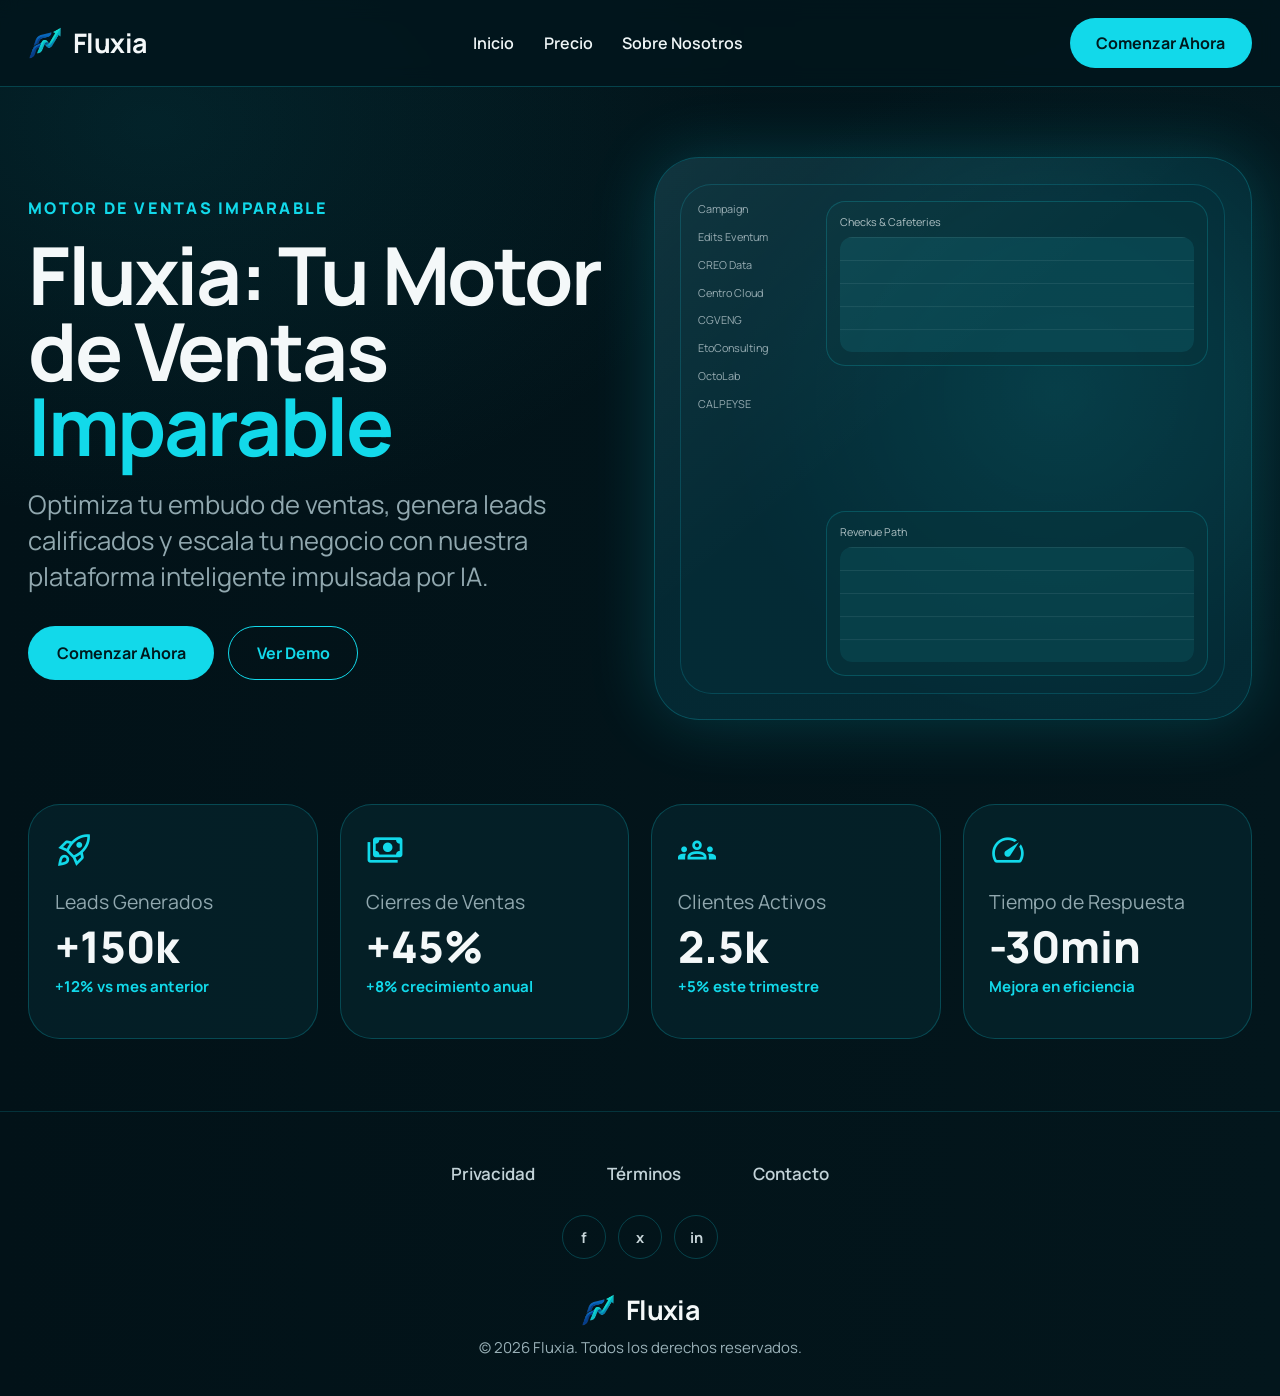
<file: index.html>
﻿<!DOCTYPE html>
<html lang="es">
	<head>
		<meta charset="utf-8" />
		<meta name="viewport" content="width=device-width, initial-scale=1.0" />
		<title>Fluxia | Home</title>
		<link rel="preconnect" href="https://fonts.googleapis.com" />
		<link rel="preconnect" href="https://fonts.gstatic.com" crossorigin />
		<link href="https://fonts.googleapis.com/css2?family=Manrope:wght@400;500;600;700;800&display=swap" rel="stylesheet" />
		<link href="https://fonts.googleapis.com/css2?family=Material+Symbols+Outlined:wght,FILL@300..700,0..1&display=swap" rel="stylesheet" />
		<link rel="stylesheet" href="styles.css" />
	</head>
	<body class="page-home">
		<div class="page-shell">
			<header class="site-header">
				<div class="container nav-wrap">
					<a class="brand" href="#inicio" aria-label="Fluxia inicio">
						<img class="brand__logo" src="assets/fluxia-logo.png" alt="Logo Fluxia" />
						<span class="brand__name">Fluxia</span>
					</a>

					<input id="menu-toggle" class="menu-toggle" type="checkbox" />
					<label for="menu-toggle" class="menu-btn" aria-label="Abrir menu">
						<span class="material-symbols-outlined">menu</span>
					</label>

					<nav class="nav-links" aria-label="Navegacion principal">
						<a href="index.html">Inicio</a>
						<a href="precios.html">Precio</a>
						<a href="sobre-nosotros.html">Sobre Nosotros</a>
					</nav>

					<a
						class="btn btn--solid btn--top"
						href="https://github.com/CorradiGonzalo/Fluxia-Web/releases/download/Instalardor/FluxiaSetup_2.1.3.exe"
						download
					>
						Comenzar Ahora
					</a>
				</div>
			</header>

			<main>
				<section class="hero" id="inicio">
					<div class="container hero-grid">
						<div class="hero-copy">
							<p class="hero-copy__kicker">MOTOR DE VENTAS IMPARABLE</p>
							<h1 class="hero-copy__title">
								Fluxia: Tu Motor de Ventas
								<span>Imparable</span>
							</h1>
							<p class="hero-copy__description">
								Optimiza tu embudo de ventas, genera leads calificados y escala tu negocio con nuestra
								plataforma inteligente impulsada por IA.
							</p>
							<div class="hero-copy__actions">
								<a
									class="btn btn--solid"
									href="https://github.com/CorradiGonzalo/Fluxia-Web/releases/download/Instalardor/FluxiaSetup_2.1.3.exe"
									download
								>
									Comenzar Ahora
								</a>
								<a class="btn btn--outline" href="#precios">Ver Demo</a>
							</div>
						</div>

						<div class="hero-board" aria-hidden="true">
							<div class="hero-board__inner">
								<div class="hero-board__list">
									<p>Campaign</p>
									<p>Edits Eventum</p>
									<p>CREO Data</p>
									<p>Centro Cloud</p>
									<p>CGVENG</p>
									<p>EtoConsulting</p>
									<p>OctoLab</p>
									<p>CALPEYSE</p>
								</div>
								<div class="hero-board__charts">
									<div class="chart-block">
										<p>Checks &amp; Cafeteries</p>
										<div class="chart-grid chart-grid--a"></div>
									</div>
									<div class="chart-block">
										<p>Revenue Path</p>
										<div class="chart-grid chart-grid--b"></div>
									</div>
								</div>
							</div>
						</div>
					</div>
				</section>

				<section class="kpis" id="precios">
					<div class="container kpis-grid">
						<article class="kpi-card">
							<span class="material-symbols-outlined">rocket_launch</span>
							<p class="kpi-card__label">Leads Generados</p>
							<p class="kpi-card__value">+150k</p>
							<p class="kpi-card__trend">+12% vs mes anterior</p>
						</article>
						<article class="kpi-card">
							<span class="material-symbols-outlined">payments</span>
							<p class="kpi-card__label">Cierres de Ventas</p>
							<p class="kpi-card__value">+45%</p>
							<p class="kpi-card__trend">+8% crecimiento anual</p>
						</article>
						<article class="kpi-card">
							<span class="material-symbols-outlined">groups</span>
							<p class="kpi-card__label">Clientes Activos</p>
							<p class="kpi-card__value">2.5k</p>
							<p class="kpi-card__trend">+5% este trimestre</p>
						</article>
						<article class="kpi-card">
							<span class="material-symbols-outlined">speed</span>
							<p class="kpi-card__label">Tiempo de Respuesta</p>
							<p class="kpi-card__value">-30min</p>
							<p class="kpi-card__trend">Mejora en eficiencia</p>
						</article>
					</div>
				</section>
			</main>

			<footer class="site-footer" id="sobre-nosotros">
				<div class="container footer-links">
					<a href="#">Privacidad</a>
					<a href="#">Términos</a>
					<a id="contacto" href="https://wa.me/3512012867" target="_blank" rel="noopener noreferrer">Contacto</a>
				</div>

				<div class="container footer-social" aria-label="Redes sociales">
					<a href="#" aria-label="Facebook">f</a>
					<a href="#" aria-label="Twitter">x</a>
					<a href="#" aria-label="LinkedIn">in</a>
				</div>

				<div class="container footer-brand-wrap">
					<a class="brand" href="#inicio" aria-label="Fluxia inicio">
						<img class="brand__logo" src="assets/fluxia-logo.png" alt="Logo Fluxia" />
						<span class="brand__name">Fluxia</span>
					</a>
					<p class="copyright">&copy; 2026 Fluxia. Todos los derechos reservados.</p>
				</div>
			</footer>
		</div>
	</body>
</html>
</file>
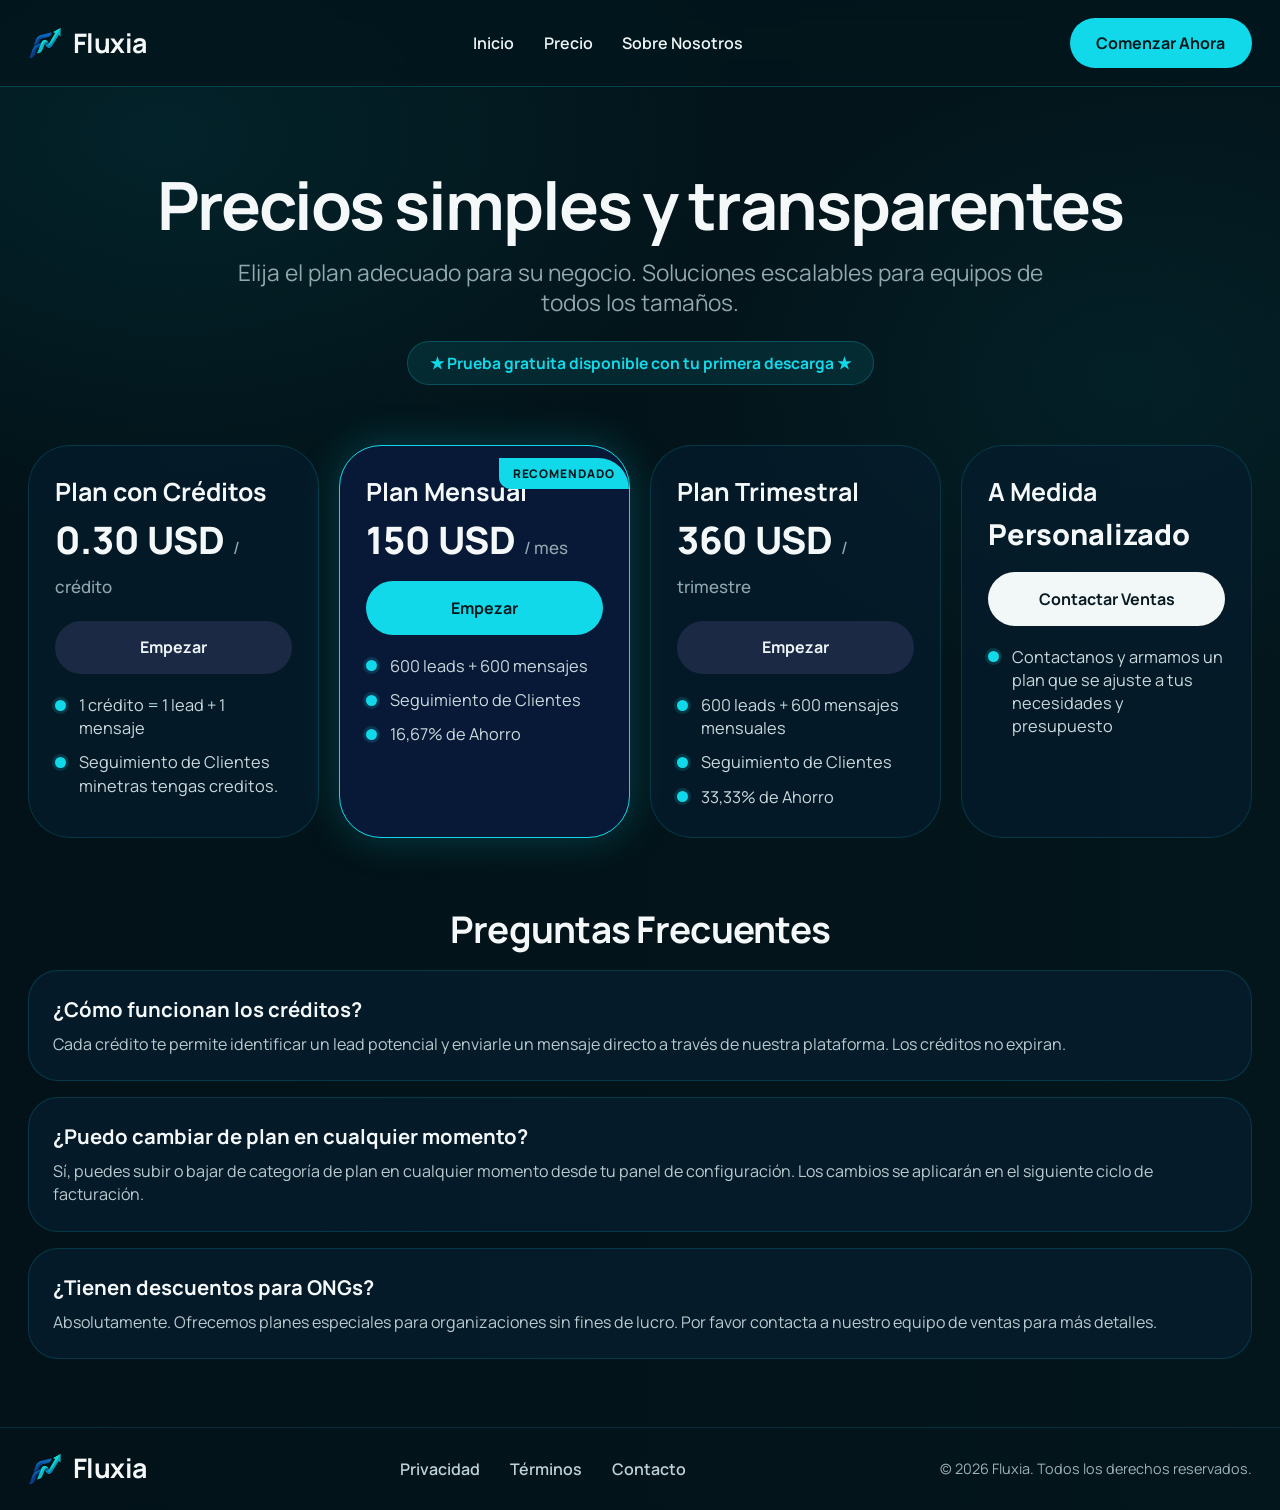
<file: precios.html>
<!DOCTYPE html>
<html lang="es">
	<head>
		<meta charset="utf-8" />
		<meta name="viewport" content="width=device-width, initial-scale=1.0" />
		<title>Fluxia | Precios</title>
		<link rel="preconnect" href="https://fonts.googleapis.com" />
		<link rel="preconnect" href="https://fonts.gstatic.com" crossorigin />
		<link href="https://fonts.googleapis.com/css2?family=Manrope:wght@400;500;600;700;800&display=swap" rel="stylesheet" />
		<link href="https://fonts.googleapis.com/css2?family=Material+Symbols+Outlined:wght,FILL@300..700,0..1&display=swap" rel="stylesheet" />
		<link rel="stylesheet" href="styles.css" />
	</head>
	<body class="page-pricing">
		<div class="page-shell">
			<header class="site-header">
				<div class="container nav-wrap">
					<a class="brand" href="index.html" aria-label="Fluxia inicio">
						<img class="brand__logo" src="assets/fluxia-logo.png" alt="Logo Fluxia" />
						<span class="brand__name">Fluxia</span>
					</a>

					<input id="menu-toggle" class="menu-toggle" type="checkbox" />
					<label class="menu-btn" for="menu-toggle" aria-label="Abrir menú">
						<span class="material-symbols-outlined">menú</span>
					</label>

					<nav class="nav-links" aria-label="Navegación principal">
						<a href="index.html">Inicio</a>
						<a href="precios.html">Precio</a>
						<a href="sobre-nosotros.html">Sobre Nosotros</a>
					</nav>

					<a
						class="btn btn--solid btn--top"
						href="https://github.com/CorradiGonzalo/Fluxia-Web/releases/download/Instalardor/FluxiaSetup_2.1.3.exe"
						download
					>
						Comenzar Ahora
					</a>
				</div>
			</header>

			<main>
				<section class="hero" id="precios-top">
					<div class="container hero__content">
						<h1>Precios simples y transparentes</h1>
						<p>
							Elija el plan adecuado para su negocio. Soluciones escalables para equipos de todos los
							tamaños.
						</p>
						<div class="hero__badge"> ★ Prueba gratuita disponible con tu primera descarga ★</div>
					</div>
				</section>

				<section class="plans" id="planes">
					<div class="container plans__grid" id="caracteristicas">
						<article class="plan-card">
							<h3>Plan con Créditos</h3>
							<p class="plan-card__price">0.30 USD <span>/ crédito</span></p>
							<a
								class="btn btn--dark"
								href="https://github.com/CorradiGonzalo/Fluxia-Web/releases/download/Instalardor/FluxiaSetup_2.1.3.exe"
								download
							>
								Empezar
							</a>
							<ul>
								<li>1 crédito = 1 lead + 1 mensaje</li>
								<li>Seguimiento de Clientes minetras tengas creditos.</li>
							</ul>
						</article>

						<article class="plan-card plan-card--featured">
							<p class="plan-card__tag">Recomendado</p>
							<h3>Plan Mensual</h3>
							<p class="plan-card__price">150 USD <span>/ mes</span></p>
							<a
								class="btn btn--solid"
								href="https://github.com/CorradiGonzalo/Fluxia-Web/releases/download/Instalardor/FluxiaSetup_2.1.3.exe"
								download
							>
								Empezar
							</a>
							<ul>
								<li>600 leads + 600 mensajes</li>
								<li>Seguimiento de Clientes</li>
								<li>16,67% de Ahorro</li>
							</ul>
						</article>

						<article class="plan-card">
							<h3>Plan Trimestral</h3>
							<p class="plan-card__price">360 USD <span>/ trimestre</span></p>
							<a
								class="btn btn--dark"
								href="https://github.com/CorradiGonzalo/Fluxia-Web/releases/download/Instalardor/FluxiaSetup_2.1.3.exe"
								download
							>
								Empezar
							</a>
							<ul>
								<li>600 leads + 600 mensajes mensuales</li>
								<li>Seguimiento de Clientes</li>
								<li>33,33% de Ahorro</li>
							</ul>
						</article>

						<article class="plan-card">
							<h3>A Medida</h3>
							<p class="plan-card__price plan-card__price--custom">Personalizado</p>
							<a class="btn btn--light" href="https://wa.me/3512012867" target="_blank" rel="noopener noreferrer">Contactar Ventas</a>
							<ul>
								<li>Contactanos y armamos un plan que se ajuste a tus necesidades y presupuesto</li>
							</ul>
						</article>
					</div>
				</section>

				<section class="faq" id="soluciones">
					<div class="container">
						<h2>Preguntas Frecuentes</h2>
						<article class="faq__item">
							<h4>¿Cómo funcionan los créditos?</h4>
							<p>
								Cada crédito te permite identificar un lead potencial y enviarle un mensaje directo a través
								de nuestra plataforma. Los créditos no expiran.
							</p>
						</article>
						<article class="faq__item">
							<h4>¿Puedo cambiar de plan en cualquier momento?</h4>
							<p>
								Sí, puedes subir o bajar de categoría de plan en cualquier momento desde tu panel de
								configuración. Los cambios se aplicarán en el siguiente ciclo de facturación.
							</p>
						</article>
						<article class="faq__item">
							<h4>¿Tienen descuentos para ONGs?</h4>
							<p>
								Absolutamente. Ofrecemos planes especiales para organizaciones sin fines de lucro. Por favor
								contacta a nuestro equipo de ventas para más detalles.
							</p>
						</article>
					</div>
				</section>
			</main>

			<footer class="site-footer" id="contacto">
				<div class="container site-footer__inner">
					<a class="brand" href="index.html" aria-label="Fluxia inicio">
						<img class="brand__logo" src="assets/fluxia-logo.png" alt="Logo Fluxia" />
						<span class="brand__name">Fluxia</span>
					</a>

					<nav class="footer-nav" aria-label="Navegación pie de página">
						<a href="#">Privacidad</a>
						<a href="#">Términos</a>
						<a href="https://wa.me/3512012867" target="_blank" rel="noopener noreferrer">Contacto</a>
					</nav>

					<p class="copyright">&copy; 2026 Fluxia. Todos los derechos reservados.</p>
				</div>
			</footer>
		</div>
	</body>
</html>
</file>
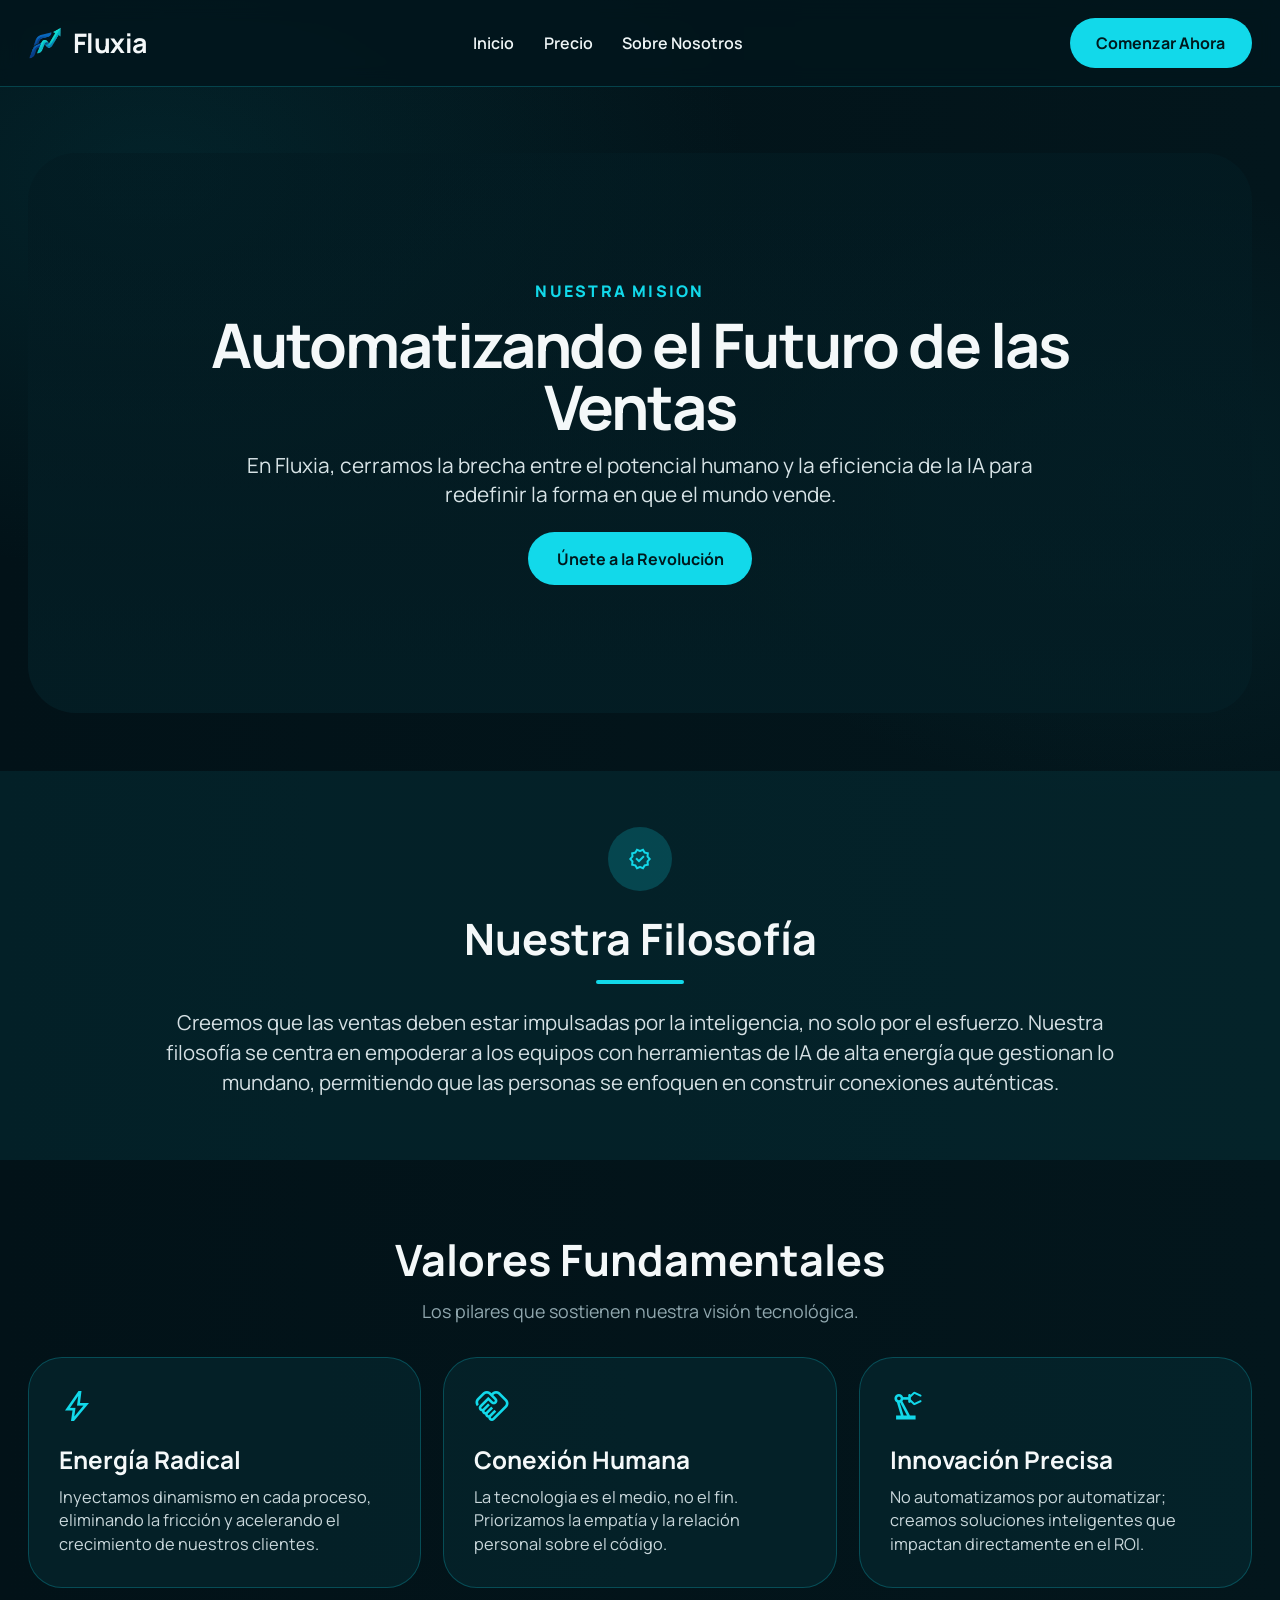
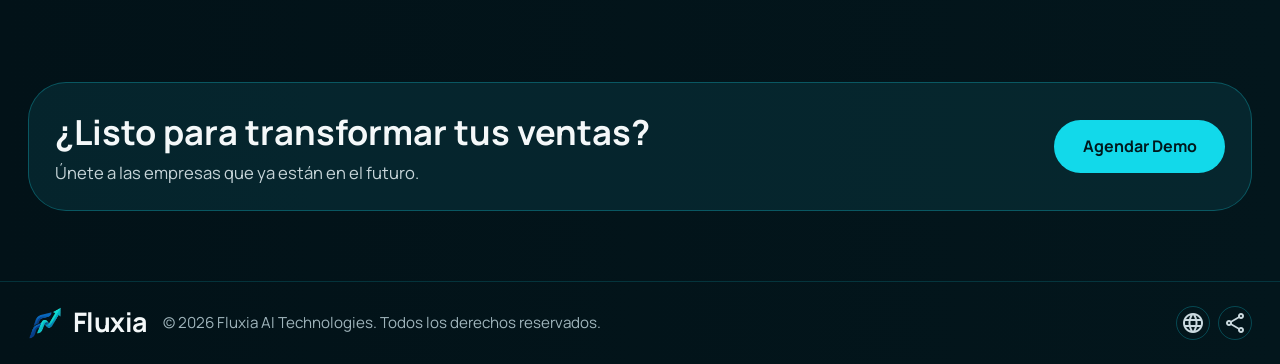
<file: sobre-nosotros.html>
﻿<!DOCTYPE html>
<html lang="es">
	<head>
		<meta charset="utf-8" />
		<meta name="viewport" content="width=device-width, initial-scale=1.0" />
		<title>Fluxia | Sobre Nosotros</title>
		<link rel="preconnect" href="https://fonts.googleapis.com" />
		<link rel="preconnect" href="https://fonts.gstatic.com" crossorigin />
		<link href="https://fonts.googleapis.com/css2?family=Manrope:wght@400;500;600;700;800&display=swap" rel="stylesheet" />
		<link href="https://fonts.googleapis.com/css2?family=Material+Symbols+Outlined:wght,FILL@300..700,0..1&display=swap" rel="stylesheet" />
		<link rel="stylesheet" href="styles.css" />
	</head>
	<body class="page-about">
		<div class="page-shell">
			<header class="site-header">
				<div class="container nav-wrap">
					<a class="brand" href="index.html" aria-label="Fluxia inicio">
						<img class="brand__logo" src="assets/fluxia-logo.png" alt="Logo Fluxia" />
						<span class="brand__name">Fluxia</span>
					</a>

					<input id="menu-toggle" class="menu-toggle" type="checkbox" />
					<label class="menu-btn" for="menu-toggle" aria-label="Abrir menú">
						<span class="material-symbols-outlined">menú</span>
					</label>

					<nav class="nav-links" aria-label="Navegación principal">
						<a href="index.html">Inicio</a>
						<a href="precios.html">Precio</a>
						<a href="sobre-nosotros.html">Sobre Nosotros</a>
					</nav>

					<a
						class="btn btn--solid btn--top"
						href="https://github.com/CorradiGonzalo/Fluxia-Web/releases/download/Instalardor/FluxiaSetup_2.1.3.exe"
						download
					>
						Comenzar Ahora
					</a>
				</div>
			</header>

			<main>
				<section class="about-hero">
					<div class="container">
						<div class="about-hero__cover">
							<div class="about-hero__overlay"></div>
							<div class="about-hero__content">
								<p>NUESTRA MISION</p>
								<h1>Automatizando el Futuro de las Ventas</h1>
								<p>
									En Fluxia, cerramos la brecha entre el potencial humano y la eficiencia de la IA
									para redefinir la forma en que el mundo vende.
								</p>
								<a
									class="btn btn--solid"
									href="https://github.com/CorradiGonzalo/Fluxia-Web/releases/download/Instalardor/FluxiaSetup_2.1.3.exe"
									download
								>
									Únete a la Revolución
								</a>
							</div>
						</div>
					</div>
				</section>

				<section class="about-philosophy">
					<div class="container about-philosophy__content">
						<div class="about-philosophy__icon">
							<span class="material-symbols-outlined">verified</span>
						</div>
						<h2>Nuestra Filosofí­a</h2>
						<p>
							Creemos que las ventas deben estar impulsadas por la inteligencia, no solo por el
							esfuerzo. Nuestra filosofí­a se centra en empoderar a los equipos con herramientas de IA de
							alta energía que gestionan lo mundano, permitiendo que las personas se enfoquen en
							construir conexiones auténticas.
						</p>
					</div>
				</section>

				<section class="about-values">
					<div class="container">
						<h2>Valores Fundamentales</h2>
						<p class="about-values__intro">Los pilares que sostienen nuestra visión tecnológica.</p>
						<div class="about-values__grid">
							<article class="about-value-card">
								<span class="material-symbols-outlined">bolt</span>
								<h3>Energí­a Radical</h3>
								<p>
									Inyectamos dinamismo en cada proceso, eliminando la fricción y acelerando el
									crecimiento de nuestros clientes.
								</p>
							</article>
							<article class="about-value-card">
								<span class="material-symbols-outlined">handshake</span>
								<h3>Conexión Humana</h3>
								<p>
									La tecnologia es el medio, no el fin. Priorizamos la empatí­a y la relación
									personal sobre el código.
								</p>
							</article>
							<article class="about-value-card">
								<span class="material-symbols-outlined">precision_manufacturing</span>
								<h3>Innovación Precisa</h3>
								<p>
									No automatizamos por automatizar; creamos soluciones inteligentes que impactan
									directamente en el ROI.
								</p>
							</article>
						</div>
					</div>
				</section>

				<section class="about-cta" id="about-cta">
					<div class="container about-cta__box">
						<div>
							<h2>¿Listo para transformar tus ventas?</h2>
							<p>Únete a las empresas que ya están en el futuro.</p>
						</div>
						<a class="btn btn--solid" href="https://wa.me/3512012867" target="_blank" rel="noopener noreferrer">Agendar Demo</a>
					</div>
				</section>
			</main>

			<footer class="about-footer">
				<div class="container about-footer__inner">
					<a class="brand" href="index.html" aria-label="Fluxia inicio">
						<img class="brand__logo" src="assets/fluxia-logo.png" alt="Logo Fluxia" />
						<span class="brand__name">Fluxia</span>
					</a>
					<p>&copy; 2026 Fluxia AI Technologies. Todos los derechos reservados.</p>
					<div class="about-footer__icons">
						<a href="#" aria-label="Idioma"><span class="material-symbols-outlined">language</span></a>
						<a href="#" aria-label="Compartir"><span class="material-symbols-outlined">share</span></a>
					</div>
				</div>
			</footer>
		</div>
	</body>
</html>
</file>
<file: styles.css>
﻿:root {
	--bg: #03161c;
	--bg-soft: #042126;
	--panel: #092f38;
	--line: rgba(17, 209, 226, 0.24);
	--cyan: #12d9ea;
	--cyan-soft: #31eaf7;
	--text: #f4f8f9;
	--muted: #91a8af;
}

*,
*::before,
*::after {
	box-sizing: border-box;
}

html {
	scroll-behavior: smooth;
}

body {
	margin: 0;
	font-family: "Manrope", "Segoe UI", Arial, sans-serif;
	color: var(--text);
	background:
		radial-gradient(960px 640px at 12% 9%, rgba(8, 109, 121, 0.18), transparent 62%),
		radial-gradient(700px 500px at 88% 25%, rgba(9, 96, 108, 0.14), transparent 62%),
		linear-gradient(90deg, #021218 0%, var(--bg) 100%);
}

.page-shell {
	min-height: 100vh;
	overflow-x: hidden;
}

.container {
	width: min(1240px, calc(100% - 56px));
	margin-inline: auto;
}

.site-header {
	position: sticky;
	top: 0;
	z-index: 40;
	border-bottom: 1px solid var(--line);
	background: rgba(2, 22, 28, 0.86);
	backdrop-filter: blur(10px);
}

.nav-wrap {
	min-height: 86px;
	display: flex;
	align-items: center;
	justify-content: space-between;
	gap: 18px;
	position: relative;
}

.brand {
	display: inline-flex;
	align-items: center;
	gap: 11px;
	text-decoration: none;
	color: var(--text);
}

.brand__logo {
	width: 34px;
	height: 34px;
	object-fit: contain;
	display: block;
}

.brand__name {
	font-size: clamp(1.45rem, 1.12rem + 0.7vw, 2rem);
	font-weight: 700;
	letter-spacing: -0.02em;
	line-height: 1;
}

.nav-links {
	display: inline-flex;
	align-items: center;
	gap: clamp(14px, 2.3vw, 30px);
}

.nav-links a {
	text-decoration: none;
	color: #eff6f7;
	font-size: 1rem;
	font-weight: 600;
	transition: color 160ms ease;
}

.nav-links a:hover {
	color: var(--cyan);
}

.btn {
	display: inline-flex;
	align-items: center;
	justify-content: center;
	border-radius: 999px;
	text-decoration: none;
	font-weight: 700;
	padding: 0.92rem 1.72rem;
	border: 1px solid transparent;
	transition: transform 180ms ease, background-color 180ms ease, color 180ms ease, border-color 180ms ease;
}

.btn:hover {
	transform: translateY(-2px);
}

.btn--solid {
	background: var(--cyan);
	color: #00191d;
	border-color: rgba(18, 217, 234, 0.8);
}

.btn--solid:hover {
	background: var(--cyan-soft);
}

.btn--outline {
	background: transparent;
	color: var(--cyan);
	border-color: var(--cyan);
}

.btn--outline:hover {
	background: rgba(18, 217, 234, 0.1);
}

.btn--top {
	padding: 0.82rem 1.6rem;
}

.menu-toggle {
	position: absolute;
	opacity: 0;
	pointer-events: none;
}

.menu-btn {
	display: none;
	width: 46px;
	height: 46px;
	border-radius: 12px;
	border: 1px solid var(--line);
	background: rgba(8, 41, 48, 0.56);
	color: var(--cyan);
	align-items: center;
	justify-content: center;
	cursor: pointer;
}

.hero {
	padding: 70px 0 84px;
}

.hero-grid {
	display: grid;
	grid-template-columns: 0.98fr 1.02fr;
	align-items: center;
	gap: clamp(24px, 4vw, 62px);
}

.hero-copy__kicker {
	margin: 0;
	font-size: clamp(0.88rem, 0.72rem + 0.36vw, 1.16rem);
	font-weight: 800;
	text-transform: uppercase;
	letter-spacing: 0.14em;
	color: var(--cyan);
}

.hero-copy__title {
	margin: 18px 0 0;
	font-size: clamp(2.6rem, 1.8rem + 4vw, 6rem);
	line-height: 0.94;
	letter-spacing: -0.03em;
	text-wrap: balance;
}

.hero-copy__title span {
	display: block;
	color: var(--cyan);
}

.hero-copy__description {
	margin: 24px 0 0;
	max-width: 560px;
	font-size: clamp(1.08rem, 0.96rem + 0.8vw, 2rem);
	line-height: 1.4;
	color: var(--muted);
}

.hero-copy__actions {
	margin-top: 32px;
	display: flex;
	gap: 14px;
	flex-wrap: wrap;
}

.hero-board {
	position: relative;
	height: clamp(360px, 44vw, 700px);
	border-radius: clamp(40px, 3.5vw, 56px);
	border: 1px solid var(--line);
	background: radial-gradient(circle at 67% 42%, rgba(27, 214, 230, 0.25), rgba(5, 46, 57, 0.82) 63%);
	box-shadow: 0 0 66px rgba(18, 217, 234, 0.2);
	padding: clamp(14px, 2vw, 30px);
	overflow: hidden;
}

.hero-board::before {
	content: "";
	position: absolute;
	inset: 0;
	pointer-events: none;
	background: linear-gradient(140deg, rgba(255, 255, 255, 0.05), transparent 44%);
}

.hero-board__inner {
	height: 100%;
	border-radius: clamp(28px, 2.5vw, 38px);
	border: 1px solid rgba(18, 217, 234, 0.18);
	background: rgba(6, 47, 58, 0.44);
	padding: clamp(12px, 1.3vw, 20px);
	display: grid;
	grid-template-columns: clamp(86px, 9vw, 134px) 1fr;
	gap: clamp(8px, 1vw, 16px);
}

.hero-board__list p {
	margin: 0;
	font-size: clamp(0.62rem, 0.52rem + 0.2vw, 0.9rem);
	color: rgba(217, 230, 235, 0.68);
}

.hero-board__list p + p {
	margin-top: clamp(8px, 1vw, 14px);
}

.hero-board__charts {
	display: flex;
	flex-direction: column;
	justify-content: space-between;
	gap: 10px;
}

.chart-block {
	padding: clamp(8px, 1vw, 16px);
	border-radius: clamp(14px, 1.5vw, 22px);
	background: rgba(8, 52, 61, 0.62);
	border: 1px solid rgba(18, 217, 234, 0.2);
}

.chart-block p {
	margin: 0 0 8px;
	font-size: clamp(0.62rem, 0.56rem + 0.14vw, 0.86rem);
	color: rgba(231, 240, 242, 0.75);
}

.chart-grid {
	height: clamp(70px, 9vw, 148px);
	border-radius: 12px;
	background-image: linear-gradient(180deg, rgba(255, 255, 255, 0.08) 1px, transparent 1px);
	background-size: 100% clamp(18px, 1.8vw, 28px);
}

.chart-grid--a {
	background-color: rgba(13, 69, 79, 0.4);
	box-shadow: inset 0 0 0 100vmax rgba(23, 212, 228, 0.07);
}

.chart-grid--b {
	background-color: rgba(11, 62, 73, 0.42);
	box-shadow: inset 0 0 0 100vmax rgba(34, 223, 239, 0.05);
}

.kpis {
	padding: 0 0 72px;
}

.kpis-grid {
	display: grid;
	grid-template-columns: repeat(4, minmax(0, 1fr));
	gap: 22px;
}

.kpi-card {
	padding: clamp(20px, 2vw, 36px);
	border-radius: clamp(22px, 2.5vw, 40px);
	border: 1px solid var(--line);
	background: rgba(8, 46, 55, 0.46);
}

.kpi-card .material-symbols-outlined {
	font-size: 38px;
	color: var(--cyan);
}

.kpi-card__label {
	margin: 14px 0 0;
	font-size: clamp(1rem, 0.88rem + 0.42vw, 1.44rem);
	color: var(--muted);
}

.kpi-card__value {
	margin: 10px 0 0;
	font-size: clamp(2rem, 1.45rem + 1.6vw, 3.6rem);
	font-weight: 800;
	line-height: 1;
}

.kpi-card__trend {
	margin-top: 8px;
	font-size: clamp(0.9rem, 0.78rem + 0.2vw, 1.08rem);
	font-weight: 700;
	color: var(--cyan);
}

.site-footer {
	border-top: 1px solid rgba(18, 217, 234, 0.16);
	padding: 50px 0 38px;
}

.footer-links {
	display: flex;
	align-items: center;
	justify-content: center;
	gap: clamp(28px, 6vw, 72px);
}

.footer-links a {
	text-decoration: none;
	font-size: clamp(1rem, 0.9rem + 0.2vw, 1.25rem);
	font-weight: 600;
	color: #c3d3d8;
}

.footer-links a:hover {
	color: var(--cyan);
}

.footer-social {
	margin-top: 30px;
	display: flex;
	justify-content: center;
	gap: 12px;
}

.footer-social a {
	width: 44px;
	height: 44px;
	display: grid;
	place-items: center;
	border-radius: 999px;
	border: 1px solid var(--line);
	text-decoration: none;
	font-weight: 700;
	font-size: 0.92rem;
	color: #c9d7db;
}

.footer-social a:hover {
	color: var(--cyan);
	border-color: var(--cyan);
}

.footer-brand-wrap {
	margin-top: 34px;
	display: flex;
	flex-direction: column;
	align-items: center;
	gap: 10px;
}

.copyright {
	margin: 0;
	font-size: 0.94rem;
	color: #99b0b7;
}

@media (max-width: 1080px) {
	.hero-grid {
		grid-template-columns: 1fr;
	}

	.kpis-grid {
		grid-template-columns: repeat(2, minmax(0, 1fr));
	}
}

@media (max-width: 840px) {
	.menu-btn {
		display: inline-flex;
	}

	.btn--top {
		display: none;
	}

	.nav-links {
		position: absolute;
		top: calc(100% + 10px);
		left: 0;
		right: 0;
		padding: 10px;
		border: 1px solid var(--line);
		border-radius: 14px;
		background: rgba(3, 22, 28, 0.97);
		display: flex;
		flex-direction: column;
		align-items: stretch;
		gap: 6px;
		opacity: 0;
		pointer-events: none;
		transform: translateY(-8px);
		transition: opacity 160ms ease, transform 160ms ease;
	}

	.nav-links a {
		padding: 8px 10px;
		border-radius: 10px;
	}

	.nav-links a:hover {
		background: rgba(18, 217, 234, 0.1);
	}

	#menu-toggle:checked ~ .nav-links {
		opacity: 1;
		pointer-events: auto;
		transform: translateY(0);
	}
}

@media (max-width: 700px) {
	.container {
		width: min(1240px, calc(100% - 30px));
	}

	.hero {
		padding: 48px 0 54px;
	}

	.hero-copy__actions {
		flex-direction: column;
	}

	.hero-copy__actions .btn {
		width: 100%;
	}

	.kpis-grid {
		grid-template-columns: 1fr;
		gap: 14px;
	}

	.site-footer {
		padding: 36px 0 28px;
	}

	.footer-links {
		flex-wrap: wrap;
		gap: 18px;
	}

	.copyright {
		text-align: center;
	}
}

/* Pricing Page */
.btn--dark {
	background: #1c2944;
	color: #edf4f7;
}

.btn--dark:hover {
	background: #233355;
}

.btn--light {
	background: #f2f7f8;
	color: #091a21;
}

.btn--light:hover {
	background: #ffffff;
}

.page-pricing .hero {
	padding: 84px 0 34px;
}

.page-pricing .hero__content {
	text-align: center;
}

.page-pricing .hero h1 {
	margin: 0;
	font-size: clamp(2.45rem, 1.6rem + 3.2vw, 5.2rem);
	line-height: 1.03;
	letter-spacing: -0.03em;
}

.page-pricing .hero p {
	max-width: 820px;
	margin: 18px auto 0;
	font-size: clamp(1.08rem, 0.92rem + 0.62vw, 1.95rem);
	line-height: 1.36;
	color: var(--muted);
}

.page-pricing .hero__badge {
	display: inline-flex;
	margin-top: 22px;
	padding: 10px 22px;
	border-radius: 999px;
	border: 1px solid var(--line);
	background: rgba(8, 57, 66, 0.56);
	font-size: clamp(0.9rem, 0.8rem + 0.22vw, 1.08rem);
	font-weight: 700;
	color: var(--cyan);
}

.page-pricing .plans {
	padding: 26px 0 22px;
}

.page-pricing .plans__grid {
	display: grid;
	grid-template-columns: repeat(4, minmax(0, 1fr));
	gap: 20px;
}

.page-pricing .plan-card {
	position: relative;
	padding: 28px 26px;
	border-radius: 42px;
	border: 1px solid rgba(18, 217, 234, 0.16);
	background: rgba(6, 29, 45, 0.72);
}

.page-pricing .plan-card h3 {
	margin: 0;
	font-size: clamp(1.56rem, 1.2rem + 0.42vw, 2rem);
}

.page-pricing .plan-card__price {
	margin: 12px 0 0;
	font-size: clamp(2.1rem, 1.56rem + 1vw, 3.4rem);
	font-weight: 800;
	line-height: 1.04;
}

.page-pricing .plan-card__price--custom {
	font-size: clamp(1.8rem, 1.3rem + 0.6vw, 2.6rem);
	overflow-wrap: anywhere;
}

.page-pricing .plan-card__price span {
	font-size: clamp(1rem, 0.9rem + 0.2vw, 1.3rem);
	font-weight: 500;
	color: var(--muted);
}

.page-pricing .plan-card .btn {
	width: 100%;
	margin-top: 22px;
}

.page-pricing .plan-card ul {
	margin: 20px 0 0;
	padding: 0;
	list-style: none;
	display: grid;
	gap: 11px;
}

.page-pricing .plan-card li {
	position: relative;
	padding-left: 24px;
	line-height: 1.42;
	font-size: clamp(0.95rem, 0.86rem + 0.2vw, 1.16rem);
	color: #cad8dc;
}

.page-pricing .plan-card li::before {
	content: "";
	position: absolute;
	left: 0;
	top: 0.34em;
	width: 11px;
	height: 11px;
	border-radius: 999px;
	background: var(--cyan);
	box-shadow: 0 0 0 3px rgba(18, 217, 234, 0.15);
}

.page-pricing .plan-card--featured {
	border-color: var(--cyan);
	background: #081938;
	box-shadow: 0 0 42px rgba(18, 217, 234, 0.22);
}

.page-pricing .plan-card__tag {
	position: absolute;
	top: 0;
	right: 0;
	padding: 7px 14px;
	border-top-right-radius: 42px;
	border-bottom-left-radius: 16px;
	text-transform: uppercase;
	font-size: 0.74rem;
	font-weight: 800;
	letter-spacing: 0.08em;
	background: var(--cyan);
	color: #04161b;
}

.page-pricing .faq {
	padding: 44px 0 68px;
}

.page-pricing .faq h2 {
	margin: 0;
	text-align: center;
	font-size: clamp(2rem, 1.5rem + 1vw, 3.4rem);
	letter-spacing: -0.02em;
}

.page-pricing .faq__item {
	margin-top: 16px;
	padding: 24px;
	border-radius: 30px;
	border: 1px solid rgba(18, 217, 234, 0.16);
	background: rgba(8, 30, 48, 0.74);
}

.page-pricing .faq__item h4 {
	margin: 0;
	font-size: clamp(1.12rem, 1rem + 0.34vw, 1.56rem);
}

.page-pricing .faq__item p {
	margin: 10px 0 0;
	line-height: 1.45;
	font-size: clamp(0.95rem, 0.86rem + 0.18vw, 1.12rem);
	color: #bacace;
}

.page-pricing .site-footer {
	border-top: 1px solid rgba(18, 217, 234, 0.14);
	padding: 24px 0;
}

.page-pricing .site-footer__inner {
	display: grid;
	grid-template-columns: auto 1fr auto;
	align-items: center;
	gap: 16px;
}

.page-pricing .footer-nav {
	display: flex;
	justify-content: center;
	gap: clamp(16px, 3vw, 30px);
}

.page-pricing .footer-nav a {
	text-decoration: none;
	font-size: 1rem;
	font-weight: 600;
	color: #bfd0d6;
}

.page-pricing .footer-nav a:hover {
	color: var(--cyan);
}

.page-pricing .copyright {
	margin: 0;
	font-size: 0.9rem;
	color: #9cb1b9;
	text-align: right;
}

/* About Page */
.page-about .about-hero {
	padding: 66px 0 58px;
}

.page-about .about-hero__cover {
	position: relative;
	min-height: clamp(380px, 48vw, 560px);
	border-radius: 48px;
	overflow: hidden;
	background:
		linear-gradient(rgba(2, 25, 32, 0.62), rgba(2, 25, 32, 0.75)),
		url("https://images.unsplash.com/photo-1497366754035-f200968a6e72?auto=format&fit=crop&w=1800&q=80")
			center / cover;
	display: grid;
	place-items: center;
}

.page-about .about-hero__overlay {
	position: absolute;
	inset: 0;
	background: linear-gradient(180deg, rgba(4, 31, 38, 0.25), rgba(4, 31, 38, 0.66));
}

.page-about .about-hero__content {
	position: relative;
	z-index: 1;
	text-align: center;
	max-width: 920px;
	padding: 30px;
}

.page-about .about-hero__content > p:first-child {
	margin: 0;
	font-size: 1rem;
	font-weight: 800;
	text-transform: uppercase;
	letter-spacing: 0.14em;
	color: var(--cyan);
}

.page-about .about-hero__content h1 {
	margin: 12px 0 0;
	font-size: clamp(2.2rem, 1.6rem + 2.8vw, 5.5rem);
	line-height: 1;
	letter-spacing: -0.03em;
}

.page-about .about-hero__content > p {
	margin: 14px auto 0;
	max-width: 820px;
	font-size: clamp(1.02rem, 0.9rem + 0.5vw, 1.75rem);
	line-height: 1.36;
	color: #d7e3e6;
}

.page-about .about-hero__content .btn {
	margin-top: 24px;
}

.page-about .about-philosophy {
	padding: 56px 0 62px;
	background: rgba(7, 56, 63, 0.38);
}

.page-about .about-philosophy__content {
	text-align: center;
}

.page-about .about-philosophy__icon {
	width: 64px;
	height: 64px;
	margin: 0 auto;
	display: grid;
	place-items: center;
	border-radius: 999px;
	background: rgba(18, 217, 234, 0.2);
	color: var(--cyan);
}

.page-about .about-philosophy h2 {
	margin: 18px 0 0;
	font-size: clamp(2rem, 1.5rem + 1.5vw, 3.8rem);
}

.page-about .about-philosophy h2::after {
	content: "";
	display: block;
	width: 88px;
	height: 4px;
	margin: 12px auto 0;
	border-radius: 999px;
	background: var(--cyan);
}

.page-about .about-philosophy p {
	margin: 24px auto 0;
	max-width: 980px;
	font-size: clamp(1rem, 0.88rem + 0.5vw, 1.54rem);
	line-height: 1.46;
	color: #d5e0e4;
}

.page-about .about-values {
	padding: 70px 0 64px;
}

.page-about .about-values h2 {
	margin: 0;
	text-align: center;
	font-size: clamp(2rem, 1.5rem + 1.5vw, 3.9rem);
}

.page-about .about-values__intro {
	margin: 10px 0 0;
	text-align: center;
	font-size: clamp(1rem, 0.92rem + 0.25vw, 1.24rem);
	color: var(--muted);
}

.page-about .about-values__grid {
	margin-top: 34px;
	display: grid;
	grid-template-columns: repeat(3, minmax(0, 1fr));
	gap: 22px;
}

.page-about .about-value-card {
	padding: 30px;
	border-radius: 34px;
	border: 1px solid rgba(18, 217, 234, 0.24);
	background: rgba(7, 47, 54, 0.5);
}

.page-about .about-value-card .material-symbols-outlined {
	font-size: 36px;
	color: var(--cyan);
}

.page-about .about-value-card h3 {
	margin: 14px 0 0;
	font-size: clamp(1.35rem, 1.16rem + 0.45vw, 1.92rem);
}

.page-about .about-value-card p {
	margin: 10px 0 0;
	font-size: clamp(0.96rem, 0.86rem + 0.2vw, 1.16rem);
	line-height: 1.45;
	color: #c9d7db;
}

.page-about .about-cta {
	padding: 30px 0 70px;
}

.page-about .about-cta__box {
	padding: clamp(24px, 2vw, 34px);
	border-radius: 38px;
	border: 1px solid rgba(18, 217, 234, 0.28);
	background: rgba(10, 55, 64, 0.52);
	display: flex;
	align-items: center;
	justify-content: space-between;
	gap: 16px;
}

.page-about .about-cta h2 {
	margin: 0;
	font-size: clamp(1.8rem, 1.2rem + 1.2vw, 3rem);
}

.page-about .about-cta p {
	margin: 6px 0 0;
	font-size: clamp(0.95rem, 0.85rem + 0.24vw, 1.2rem);
	color: #c6d4d8;
}

.page-about .about-footer {
	padding: 24px 0;
	border-top: 1px solid rgba(18, 217, 234, 0.16);
}

.page-about .about-footer__inner {
	display: grid;
	grid-template-columns: auto 1fr auto;
	align-items: center;
	gap: 16px;
}

.page-about .about-footer__inner p {
	margin: 0;
	color: #9fb4bb;
	font-size: 0.95rem;
}

.page-about .about-footer__icons {
	display: flex;
	gap: 8px;
}

.page-about .about-footer__icons a {
	width: 34px;
	height: 34px;
	display: grid;
	place-items: center;
	border-radius: 999px;
	border: 1px solid rgba(18, 217, 234, 0.26);
	color: #cbdae0;
	text-decoration: none;
}

.page-about .about-footer__icons a:hover {
	color: var(--cyan);
	border-color: var(--cyan);
}

@media (max-width: 1120px) {
	.page-pricing .plans__grid {
		grid-template-columns: repeat(2, minmax(0, 1fr));
	}
}

@media (max-width: 980px) {
	.page-about .about-values__grid {
		grid-template-columns: 1fr;
	}
}

@media (max-width: 860px) {
	.page-pricing .site-footer__inner {
		grid-template-columns: 1fr;
		text-align: center;
	}

	.page-pricing .footer-nav {
		justify-content: center;
	}

	.page-pricing .copyright {
		text-align: center;
	}

	.page-about .about-footer__inner {
		grid-template-columns: 1fr;
		text-align: center;
	}

	.page-about .about-footer__icons {
		justify-content: center;
	}
}

@media (max-width: 700px) {
	.page-pricing .hero {
		padding: 58px 0 22px;
	}

	.page-pricing .plans__grid {
		grid-template-columns: 1fr;
		gap: 14px;
	}

	.page-pricing .faq {
		padding: 34px 0 46px;
	}

	.page-pricing .faq__item {
		padding: 18px;
		border-radius: 22px;
	}

	.page-about .about-hero {
		padding: 44px 0 42px;
	}

	.page-about .about-hero__cover {
		border-radius: 28px;
		min-height: 330px;
	}

	.page-about .about-hero__content {
		padding: 18px;
	}

	.page-about .about-philosophy {
		padding: 40px 0 44px;
	}

	.page-about .about-values {
		padding: 48px 0 44px;
	}

	.page-about .about-cta {
		padding: 16px 0 44px;
	}

	.page-about .about-cta__box {
		flex-direction: column;
		align-items: flex-start;
	}

	.page-about .about-cta__box .btn {
		width: 100%;
	}
}
</file>
